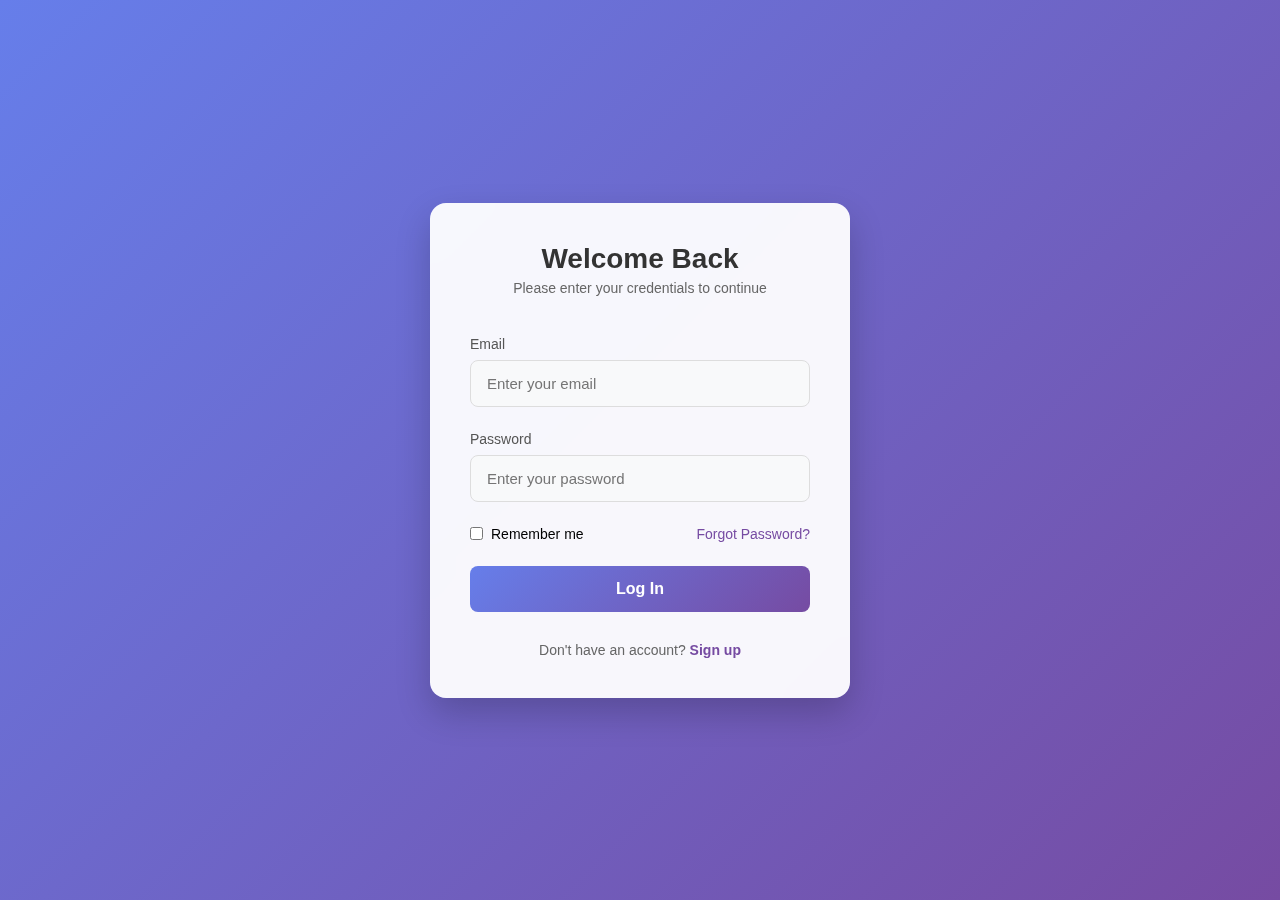
<file: LoginPage/index.html>
<!DOCTYPE html>
<html lang="en">
<head>
    <meta charset="UTF-8">
    <meta name="viewport" content="width=device-width, initial-scale=1.0">
    <title>CloudDocs</title>
    <link rel="stylesheet" href="Login.css">
    <script defer src="login.js"></script> <!-- Added defer -->
</head>
<body>
    <div class="login-container">
        <div class="login-header">
            <h1>Welcome Back</h1>
            <p>Please enter your credentials to continue</p>
        </div>
        <form id="login-form"> <!-- Added ID -->
            <div class="input-group">
                <label for="email">Email</label>
                <input type="email" id="email" placeholder="Enter your email">
            </div>

            <div class="input-group">
                <label for="password">Password</label>
                <input type="password" id="password" placeholder="Enter your password">
            </div>

            <div class="remember-forgot">
                <div class="remember-me">
                    <input type="checkbox" id="remember">
                    <label for="remember">Remember me</label>
                </div>
                <a href="#" class="forgot-password">Forgot Password?</a>
            </div>
            <button type="submit" class="login-button">Log In</button>
        </form>

        <div class="signup-link">
            <p>Don't have an account? <a href="../RegisterPage/Register.html">Sign up</a></p>
        </div>
    </div>
</body>
</html>
</file>
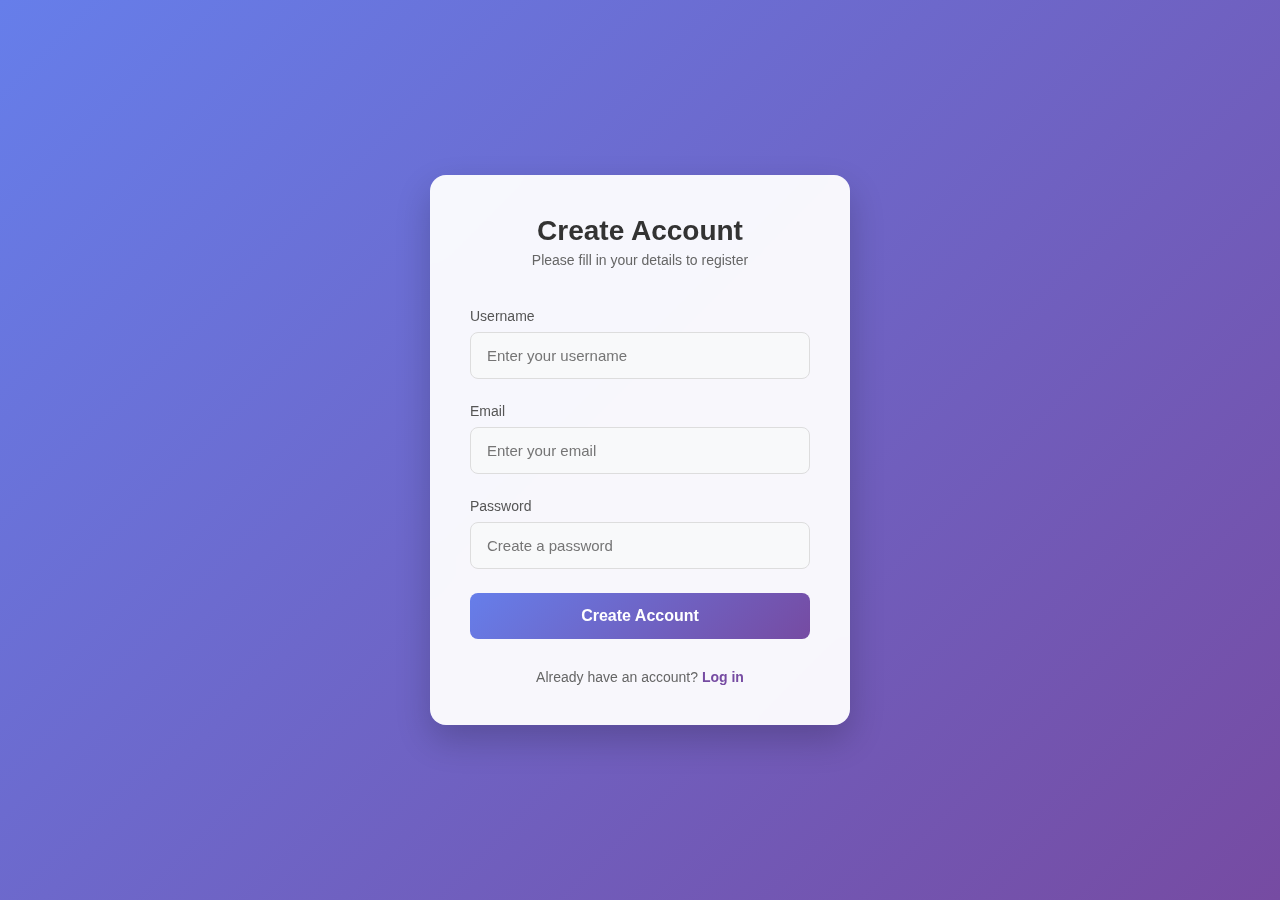
<file: RegisterPage/Register.html>
<!DOCTYPE html>
<html lang="en">
<head>
    <meta charset="UTF-8">
    <meta name="viewport" content="width=device-width, initial-scale=1.0">
    <title>Register</title>
    <link rel="stylesheet" href="Register.css">
    <script src="Register.js"></script>

</head>
<body>
    <div class="register-container">
        <div class="register-header">
            <h1>Create Account</h1>
            <p>Please fill in your details to register</p>
        </div>

        <form id="register-form">
            <div class="input-group">
                <label for="username">Username</label>
                <input type="text" id="username" placeholder="Enter your username">
                <div class="validation-error">Username is required.</div>
            </div>

            <div class="input-group">
                <label for="email">Email</label>
                <input type="email" id="email" placeholder="Enter your email">
                <div class="validation-error">Invalid email address.</div>
            </div>

            <div class="input-group">
                <label for="password">Password</label>
                <input type="password" id="password" placeholder="Create a password">
                <div class="validation-error">Password must be at least 6 characters.</div>
            </div>         
            <button type="submit" class="register-button">Create Account</button>
        </form>
    

        <div class="login-link">
            <p>Already have an account? <a href="../LoginPage/index.html">Log in</a></p>
        </div>
    </div>

    
</body>
</html>
</file>
<file: LoginPage/Login.css>
* {
    margin: 0;
    padding: 0;
    box-sizing: border-box;
    font-family: 'Segoe UI', Tahoma, Geneva, Verdana, sans-serif;
}

body {
    display: flex;
    justify-content: center;
    align-items: center;
    min-height: 100vh;
    background: linear-gradient(135deg, #667eea 0%, #764ba2 100%);
}

.login-container {
    width: 420px;
    background: rgba(255, 255, 255, 0.95);
    border-radius: 16px;
    padding: 40px;
    box-shadow: 0 15px 35px rgba(0, 0, 0, 0.2);
    backdrop-filter: blur(10px);
}

.login-header {
    text-align: center;
    margin-bottom: 40px;
}

.login-header h1 {
    color: #333;
    font-weight: 700;
    font-size: 28px;
    margin-bottom: 5px;
}

.login-header p {
    color: #666;
    font-size: 14px;
}

.input-group {
    margin-bottom: 24px;
    position: relative;
}

.input-group label {
    display: block;
    color: #555;
    margin-bottom: 8px;
    font-size: 14px;
    font-weight: 500;
}

.input-group input {
    width: 100%;
    padding: 14px 16px;
    border: 1px solid #ddd;
    border-radius: 8px;
    font-size: 15px;
    transition: all 0.3s;
    background-color: #f8f9fa;
}

.input-group input:focus {
    outline: none;
    border-color: #764ba2;
    box-shadow: 0 0 0 3px rgba(118, 75, 162, 0.2);
}

.remember-forgot {
    display: flex;
    justify-content: space-between;
    margin-bottom: 24px;
    font-size: 14px;
}

.remember-me {
    display: flex;
    align-items: center;
}

.remember-me input {
    margin-right: 8px;
}

.forgot-password {
    color: #764ba2;
    text-decoration: none;
}

.forgot-password:hover {
    text-decoration: underline;
}

.login-button {
    width: 100%;
    padding: 14px;
    background: linear-gradient(135deg, #667eea 0%, #764ba2 100%);
    border: none;
    border-radius: 8px;
    color: white;
    font-size: 16px;
    font-weight: 600;
    cursor: pointer;
    transition: all 0.3s;
}

.login-button:hover {
    transform: translateY(-2px);
    box-shadow: 0 5px 15px rgba(118, 75, 162, 0.3);
}

.alt-login {
    margin-top: 30px;
    text-align: center;
}

.alt-login p {
    color: #666;
    margin-bottom: 15px;
    position: relative;
}

.alt-login p::before, 
.alt-login p::after {
    content: '';
    position: absolute;
    top: 50%;
    width: 30%;
    height: 1px;
    background-color: #ddd;
}

.alt-login p::before {
    left: 0;
}

.alt-login p::after {
    right: 0;
}

.signup-link {
    margin-top: 30px;
    text-align: center;
    font-size: 14px;
    color: #666;
}

.signup-link a {
    color: #764ba2;
    font-weight: 600;
    text-decoration: none;
}

.signup-link a:hover {
    text-decoration: underline;
}
</file>
<file: RegisterPage/Register.css>
* {
    margin: 0;
    padding: 0;
    box-sizing: border-box;
    font-family: 'Segoe UI', Tahoma, Geneva, Verdana, sans-serif;
}

body {
    display: flex;
    justify-content: center;
    align-items: center;
    min-height: 100vh;
    background: linear-gradient(135deg, #667eea 0%, #764ba2 100%);
}

.register-container {
    width: 420px;
    background: rgba(255, 255, 255, 0.95);
    border-radius: 16px;
    padding: 40px;
    box-shadow: 0 15px 35px rgba(0, 0, 0, 0.2);
    backdrop-filter: blur(10px);
}

.register-header {
    text-align: center;
    margin-bottom: 40px;
}

.register-header h1 {
    color: #333;
    font-weight: 700;
    font-size: 28px;
    margin-bottom: 5px;
}

.register-header p {
    color: #666;
    font-size: 14px;
}

.input-group {
    margin-bottom: 24px;
    position: relative;
}

.input-group label {
    display: block;
    color: #555;
    margin-bottom: 8px;
    font-size: 14px;
    font-weight: 500;
}

.input-group input {
    width: 100%;
    padding: 14px 16px;
    border: 1px solid #ddd;
    border-radius: 8px;
    font-size: 15px;
    transition: all 0.3s;
    background-color: #f8f9fa;
}

.input-group input:focus {
    outline: none;
    border-color: #764ba2;
    box-shadow: 0 0 0 3px rgba(118, 75, 162, 0.2);
}

.validation-error {
    color: #dc3545;
    font-size: 12px;
    margin-top: 5px;
    display: none;
}

.input-group.error input {
    border-color: #dc3545;
}

.input-group.error .validation-error {
    display: block;
}

.terms-privacy {
    display: flex;
    align-items: flex-start;
    margin-bottom: 24px;
    font-size: 14px;
}

.terms-privacy input {
    margin-right: 10px;
    margin-top: 3px;
}

.terms-privacy a {
    color: #764ba2;
    text-decoration: none;
}

.terms-privacy a:hover {
    text-decoration: underline;
}

.register-button {
    width: 100%;
    padding: 14px;
    background: linear-gradient(135deg, #667eea 0%, #764ba2 100%);
    border: none;
    border-radius: 8px;
    color: white;
    font-size: 16px;
    font-weight: 600;
    cursor: pointer;
    transition: all 0.3s;
}

.register-button:hover {
    transform: translateY(-2px);
    box-shadow: 0 5px 15px rgba(118, 75, 162, 0.3);
}

.alt-login {
    margin-top: 30px;
    text-align: center;
}

.alt-login p {
    color: #666;
    margin-bottom: 15px;
    position: relative;
}

.alt-login p::before, 
.alt-login p::after {
    content: '';
    position: absolute;
    top: 50%;
    width: 30%;
    height: 1px;
    background-color: #ddd;
}

.alt-login p::before {
    left: 0;
}

.alt-login p::after {
    right: 0;
}

.login-link {
    margin-top: 30px;
    text-align: center;
    font-size: 14px;
    color: #666;
}

.login-link a {
    color: #764ba2;
    font-weight: 600;
    text-decoration: none;
}

.login-link a:hover {
    text-decoration: underline;
}
</file>
